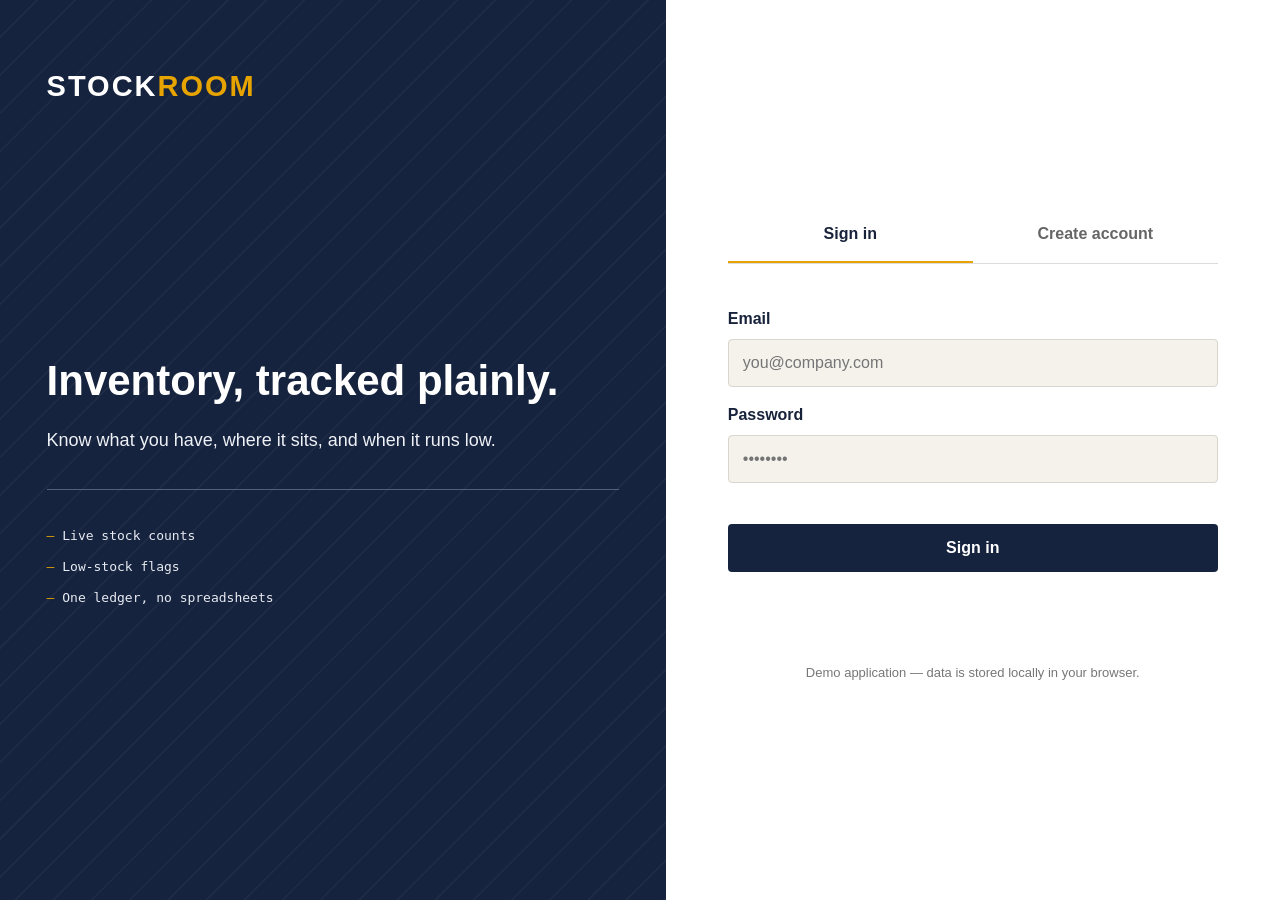
<file: index.html>
<!DOCTYPE html>
<html lang="en">
<head>
  <meta charset="UTF-8">
  <meta name="viewport" content="width=device-width, initial-scale=1.0">
  <title>Stockroom — Sign in</title>
  <link rel="stylesheet" href="style.css">
</head>
<body class="auth-page">
  <section class="auth-brand">
    <div class="brand">STOCK<span>ROOM</span></div>
    <div class="brand-copy">
      <h1>Inventory, tracked plainly.</h1>
      <p>Know what you have, where it sits, and when it runs low.</p>
      <ul>
        <li>Live stock counts</li>
        <li>Low-stock flags</li>
        <li>One ledger, no spreadsheets</li>
      </ul>
    </div>
  </section>

  <section class="auth-panel">
    <div class="auth-box">
      <div class="tabs">
        <button class="tab active" data-tab="login">Sign in</button>
        <button class="tab" data-tab="register">Create account</button>
      </div>

      <form id="loginForm" class="auth-form">
        <label>Email</label>
        <input id="loginEmail" type="email" placeholder="you@company.com" required>
        <label>Password</label>
        <input id="loginPassword" type="password" placeholder="••••••••" required>
        <button class="primary-btn" type="submit">Sign in</button>
        <p id="loginMsg" class="form-msg"></p>
      </form>

      <form id="registerForm" class="auth-form hidden">
        <label>Full name</label>
        <input id="regName" type="text" placeholder="Your name" required>
        <label>Email</label>
        <input id="regEmail" type="email" placeholder="you@company.com" required>
        <label>Password</label>
        <input id="regPassword" type="password" minlength="6" placeholder="Minimum 6 characters" required>
        <button class="primary-btn" type="submit">Create account</button>
        <p id="registerMsg" class="form-msg"></p>
      </form>

      <p class="auth-note">Demo application — data is stored locally in your browser.</p>
    </div>
  </section>
  <script src="auth.js"></script>
</body>
</html>
</file>
<file: style.css>
*{box-sizing:border-box}body{margin:0;font-family:Inter,Segoe UI,Arial,sans-serif;color:#18233b;background:#f7f7f5}button,input,select{font:inherit}.hidden{display:none!important}
.auth-page{min-height:100vh;display:grid;grid-template-columns:52% 48%}.auth-brand{background:#16233e;color:#fff;padding:70px 7%;position:relative;overflow:hidden}.auth-brand:before{content:"";position:absolute;inset:0;background:repeating-linear-gradient(135deg,transparent 0 25px,rgba(255,255,255,.045) 26px 27px)}.brand,.brand-copy{position:relative}.brand{font-weight:800;font-size:29px;letter-spacing:2px}.brand span{color:#e7a400}.brand-copy{margin-top:28vh;max-width:720px}.brand-copy h1{font-size:42px;line-height:1.25;margin:0 0 12px}.brand-copy p{font-size:18px;line-height:1.6;color:#eef1f6}.brand-copy ul{border-top:1px solid #526079;padding:22px 0 0;margin-top:35px;list-style:none}.brand-copy li{margin:16px 0;color:#e7ebf2;font-family:monospace}.brand-copy li:before{content:"— ";color:#e7a400}.auth-panel{display:flex;align-items:center;justify-content:center;background:#fff}.auth-box{width:min(490px,82%)}.tabs{display:grid;grid-template-columns:1fr 1fr;border-bottom:1px solid #ddd;margin-bottom:38px}.tab{background:none;border:0;padding:18px 8px;font-weight:700;color:#666;cursor:pointer;border-bottom:2px solid transparent}.tab.active{color:#18233b;border-bottom-color:#e7a400}.auth-form{display:flex;flex-direction:column;gap:11px}.auth-form label{font-weight:700;margin-top:8px}.auth-form input,.search,select{border:1px solid #d9d6ce;background:#f5f2ec;border-radius:4px;padding:14px;color:#18233b}.primary-btn{background:#16233e;color:#fff;border:0;border-radius:4px;padding:15px 20px;font-weight:700;cursor:pointer}.auth-form .primary-btn{margin-top:30px}.primary-btn:hover{opacity:.92}.form-msg{min-height:20px;color:#b42318}.auth-note{text-align:center;color:#777;font-size:13px;margin-top:30px}
.app-page{min-height:100vh}.topbar{height:76px;background:#16233e;color:#fff;display:flex;align-items:center;justify-content:space-between;padding:0 6%}.top-actions{display:flex;align-items:center;gap:18px;font-size:14px}.outline-btn{border:1px solid #c8cbd2;background:#fff;color:#18233b;padding:9px 15px;border-radius:4px;cursor:pointer}.topbar .outline-btn{background:transparent;color:#fff;border-color:#647089}.dashboard{max-width:1200px;margin:0 auto;padding:46px 28px}.page-heading{display:flex;justify-content:space-between;align-items:end;gap:20px;margin-bottom:30px}.eyebrow{font-size:12px;letter-spacing:2px;font-weight:800;color:#b37d00}.page-heading h1{font-size:32px;margin:6px 0}.muted{color:#707784}.small{padding:12px 18px}.stats-grid{display:grid;grid-template-columns:repeat(4,1fr);gap:16px;margin-bottom:24px}.stat-card{background:#fff;border:1px solid #e1e1de;border-radius:8px;padding:20px}.stat-card span{display:block;color:#6d737c;font-size:14px}.stat-card strong{font-size:30px;display:block;margin-top:10px}.stat-card.warning strong{color:#b77900}.toolbar{display:flex;gap:12px;margin-bottom:14px}.search{flex:1;background:#fff}.toolbar select{background:#fff;min-width:160px}.table-card{background:#fff;border:1px solid #e1e1de;border-radius:8px;overflow:hidden}.table-head{padding:20px 22px;border-bottom:1px solid #e7e7e5;display:flex;justify-content:space-between}.table-head h2{margin:0;font-size:18px}.table-wrap{overflow:auto}table{width:100%;border-collapse:collapse}th,td{text-align:left;padding:16px 18px;border-bottom:1px solid #eee;font-size:14px}th{font-size:12px;text-transform:uppercase;letter-spacing:.7px;color:#707784;background:#fafafa}.badge{padding:5px 9px;border-radius:99px;font-size:12px;font-weight:700}.badge.ok{background:#e9f7ef;color:#18794e}.badge.low{background:#fff2d6;color:#9a6500}.actions{white-space:nowrap}.text-btn{background:none;border:0;color:#1f4f9a;cursor:pointer;margin-right:10px}.text-btn.danger{color:#b42318}.empty{text-align:center;padding:45px;color:#777}
dialog{border:0;border-radius:10px;padding:0;width:min(520px,90%);box-shadow:0 20px 60px rgba(0,0,0,.25)}dialog::backdrop{background:rgba(9,16,29,.55)}.modal-form{padding:25px;display:flex;flex-direction:column;gap:12px}.modal-header{display:flex;justify-content:space-between;align-items:center;margin-bottom:8px}.modal-header h2{margin:0}.icon-btn{background:none;border:0;font-size:28px;cursor:pointer}.modal-form label{font-weight:700;display:flex;flex-direction:column;gap:7px}.modal-form input{padding:12px;border:1px solid #ccc;border-radius:4px}.two-col{display:grid;grid-template-columns:1fr 1fr;gap:12px}.modal-actions{display:flex;justify-content:flex-end;gap:10px;margin-top:16px}
@media(max-width:800px){.auth-page{grid-template-columns:1fr}.auth-brand{display:none}.auth-panel{min-height:100vh}.stats-grid{grid-template-columns:1fr 1fr}.page-heading{align-items:start;flex-direction:column}.topbar{padding:0 20px}.dashboard{padding:30px 16px}}
</file>
